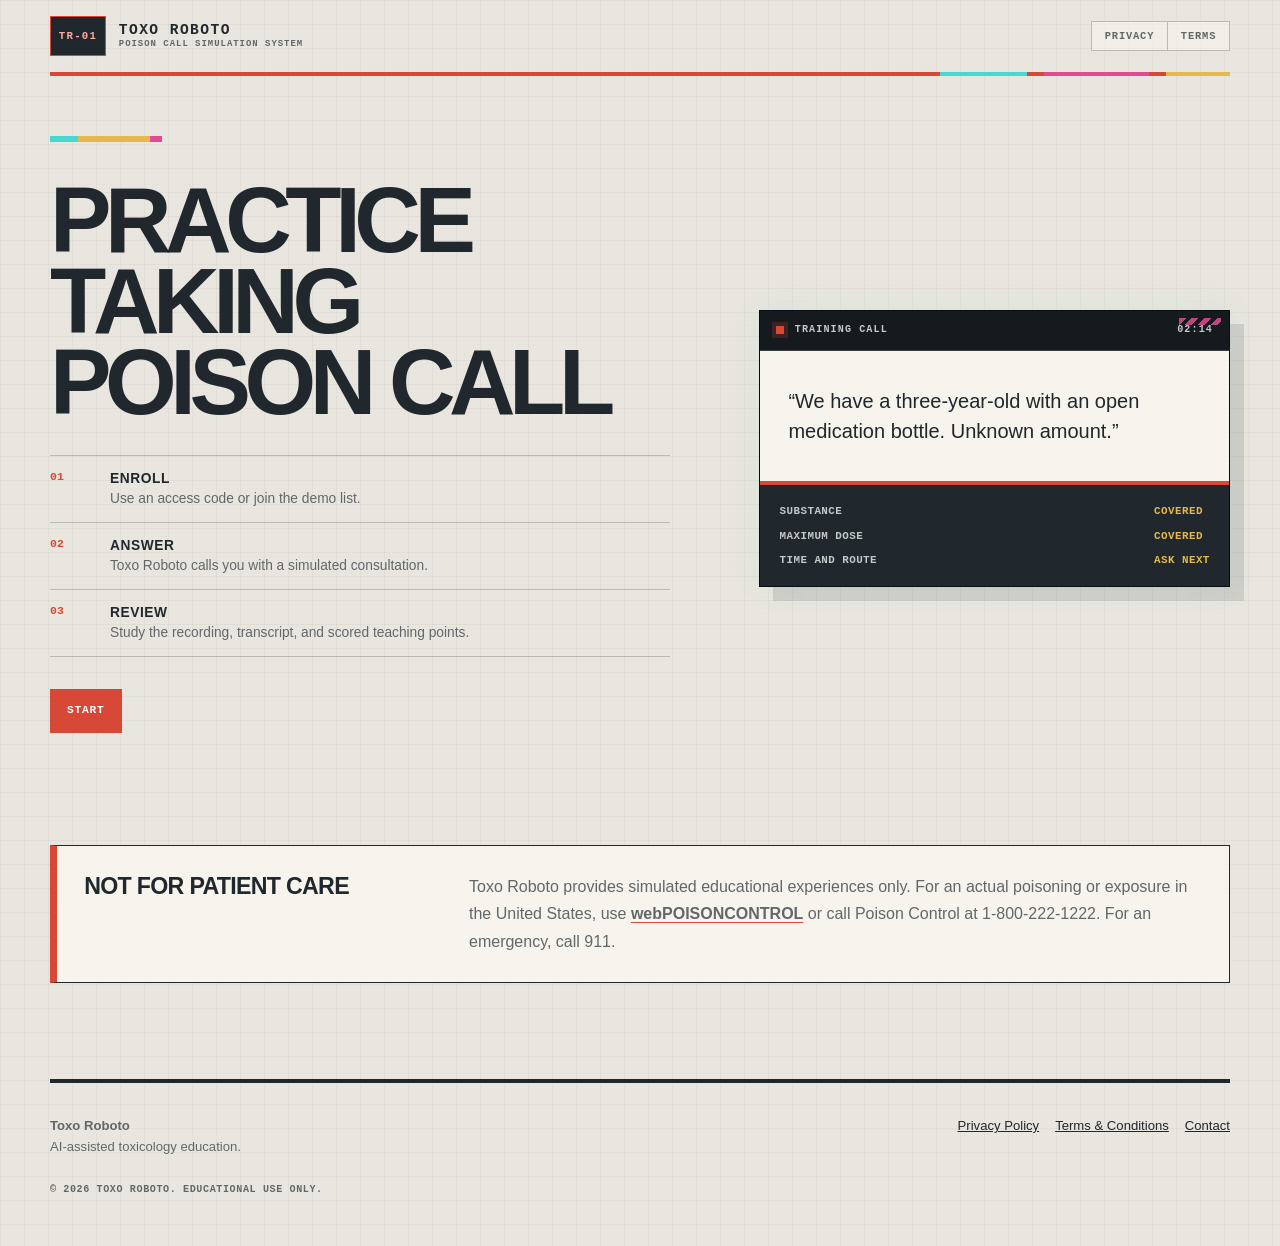
<file: index.html>
<!doctype html>
<html lang="en">
  <head>
    <meta charset="utf-8" />
    <meta name="viewport" content="width=device-width, initial-scale=1" />
    <meta name="description" content="Toxo Roboto is an AI-assisted poison-center call simulation for clinician education." />
    <meta name="theme-color" content="#20272d" />
    <meta property="og:title" content="Toxo Roboto" />
    <meta property="og:description" content="Practice the structure and communication of poison-center calls in a simulation-only environment." />
    <meta property="og:type" content="website" />
    <meta property="og:url" content="https://mac389.github.io/toxo-roboto/" />
    <title>Toxo Roboto</title>
    <link rel="stylesheet" href="./styles.css" />
  </head>
  <body>
    <header class="site-header">
      <a class="brand" href="./" aria-label="Toxo Roboto home">
        <span class="brand-mark" aria-hidden="true">TR-01</span>
        <span><strong>Toxo Roboto</strong><small>Poison call simulation system</small></span>
      </a>
      <nav aria-label="Main navigation">
        <a href="./privacy/">Privacy</a>
        <a href="./terms/">Terms</a>
      </nav>
    </header>

    <main>
      <section class="hero">
        <div class="hero-copy">
          <h1>Practice Taking Poison Call</h1>
          <ol class="protocol-list">
            <li><span>01</span><div><strong>Enroll</strong><p>Use an access code or join the demo list.</p></div></li>
            <li><span>02</span><div><strong>Answer</strong><p>Toxo Roboto calls you with a simulated consultation.</p></div></li>
            <li><span>03</span><div><strong>Review</strong><p>Study the recording, transcript, and scored teaching points.</p></div></li>
          </ol>
          <div class="actions">
            <a class="button primary" href="https://toxcall-fellow-lab.mac389.chatgpt.site">Start</a>          </div>
        </div>
        <aside class="call-card mecha-frame" aria-label="Example simulated call">
          <div class="call-card-head">
            <span class="pulse" aria-hidden="true"></span>
            Training call
            <span>02:14</span>
          </div>
          <blockquote>
            “We have a three-year-old with an open medication bottle. Unknown amount.”
          </blockquote>
          <div class="coverage">
            <span>Substance</span><span class="checked">Covered</span>
            <span>Maximum dose</span><span class="checked">Covered</span>
            <span>Time and route</span><span>Ask next</span>
          </div>
        </aside>
      </section>

      <section class="notice">
        <h2>Not for patient care</h2>
        <p>
          Toxo Roboto provides simulated educational experiences only. For an actual poisoning or exposure in the United States, use <a href="https://triage.webpoisoncontrol.org/">webPOISONCONTROL</a> or call Poison Control at 1-800-222-1222. For an emergency, call 911.
        </p>
      </section>
    </main>

    <footer>
      <div>
        <strong>Toxo Roboto</strong>
        <p>AI-assisted toxicology education.</p>
      </div>
      <div class="footer-links">
        <a href="./privacy/">Privacy Policy</a>
        <a href="./terms/">Terms &amp; Conditions</a>
        <a href="https://github.com/mac389/toxo-roboto/issues/new">Contact</a>
      </div>
      <p class="fine-print">© 2026 Toxo Roboto. Educational use only.</p>
    </footer>
  </body>
</html>
</file>
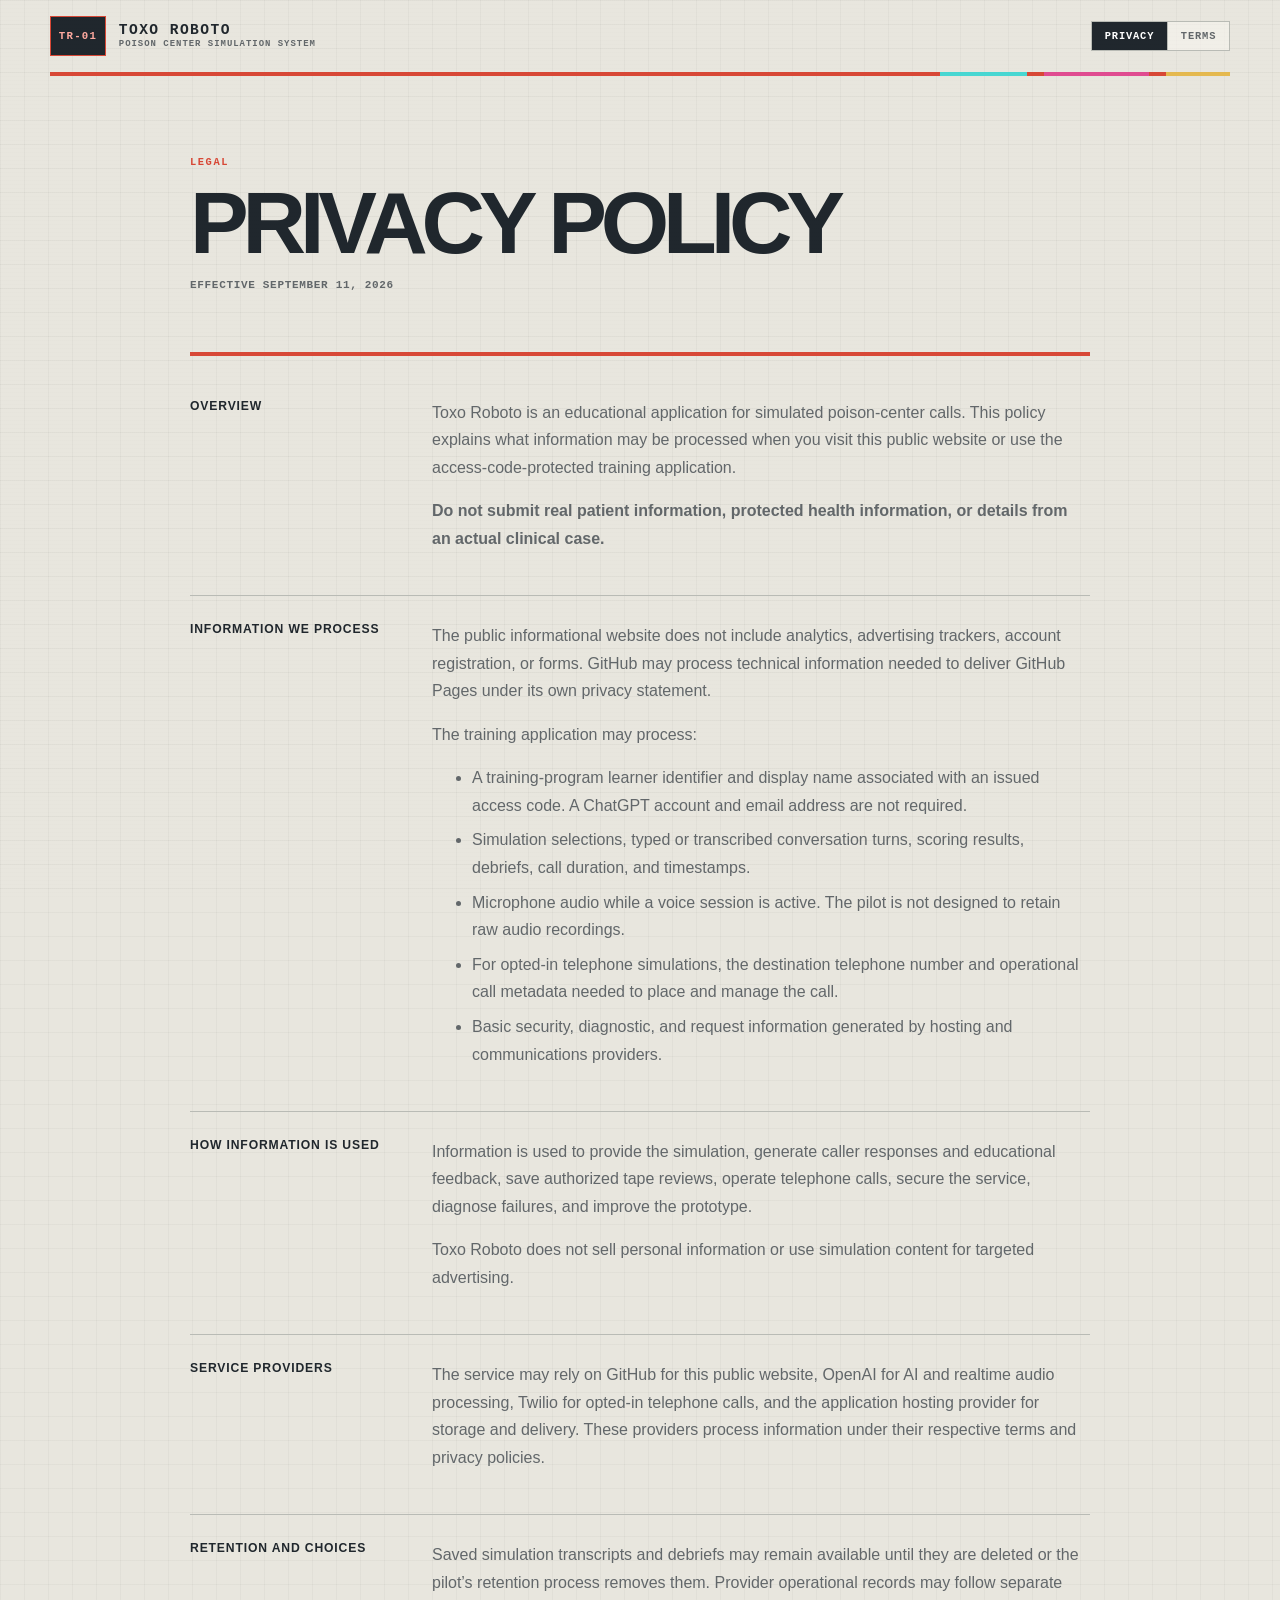
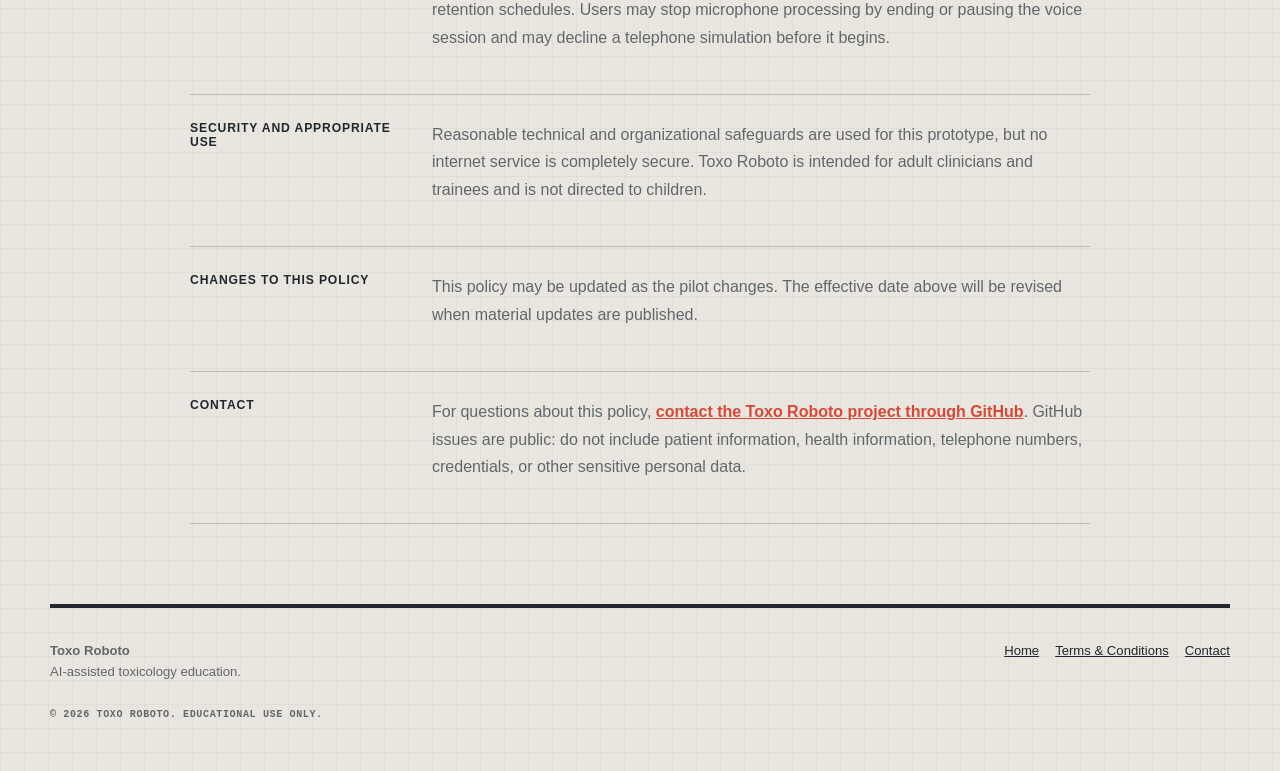
<file: privacy/index.html>
<!doctype html>
<html lang="en">
  <head>
    <meta charset="utf-8" />
    <meta name="viewport" content="width=device-width, initial-scale=1" />
    <meta name="description" content="Privacy Policy for Toxo Roboto." />
    <meta name="theme-color" content="#20272d" />
    <title>Privacy Policy · Toxo Roboto</title>
    <link rel="stylesheet" href="../styles.css" />
  </head>
  <body>
    <header class="site-header">
      <a class="brand" href="../" aria-label="Toxo Roboto home">
        <span class="brand-mark" aria-hidden="true">TR-01</span>
        <span><strong>Toxo Roboto</strong><small>Poison center simulation system</small></span>
      </a>
      <nav aria-label="Main navigation">
        <a aria-current="page" href="./">Privacy</a>
        <a href="../terms/">Terms</a>
      </nav>
    </header>

    <main class="legal-page">
      <header class="legal-heading">
        <p class="eyebrow">Legal</p>
        <h1>Privacy Policy</h1>
        <p>Effective September 11, 2026</p>
      </header>

      <article class="legal-copy">
        <section>
          <h2>Overview</h2>
          <p>Toxo Roboto is an educational application for simulated poison-center calls. This policy explains what information may be processed when you visit this public website or use the access-code-protected training application.</p>
          <p><strong>Do not submit real patient information, protected health information, or details from an actual clinical case.</strong></p>
        </section>

        <section>
          <h2>Information we process</h2>
          <p>The public informational website does not include analytics, advertising trackers, account registration, or forms. GitHub may process technical information needed to deliver GitHub Pages under its own privacy statement.</p>
          <p>The training application may process:</p>
          <ul>
            <li>A training-program learner identifier and display name associated with an issued access code. A ChatGPT account and email address are not required.</li>
            <li>Simulation selections, typed or transcribed conversation turns, scoring results, debriefs, call duration, and timestamps.</li>
            <li>Microphone audio while a voice session is active. The pilot is not designed to retain raw audio recordings.</li>
            <li>For opted-in telephone simulations, the destination telephone number and operational call metadata needed to place and manage the call.</li>
            <li>Basic security, diagnostic, and request information generated by hosting and communications providers.</li>
          </ul>
        </section>

        <section>
          <h2>How information is used</h2>
          <p>Information is used to provide the simulation, generate caller responses and educational feedback, save authorized tape reviews, operate telephone calls, secure the service, diagnose failures, and improve the prototype.</p>
          <p>Toxo Roboto does not sell personal information or use simulation content for targeted advertising.</p>
        </section>

        <section>
          <h2>Service providers</h2>
          <p>The service may rely on GitHub for this public website, OpenAI for AI and realtime audio processing, Twilio for opted-in telephone calls, and the application hosting provider for storage and delivery. These providers process information under their respective terms and privacy policies.</p>
        </section>

        <section>
          <h2>Retention and choices</h2>
          <p>Saved simulation transcripts and debriefs may remain available until they are deleted or the pilot’s retention process removes them. Provider operational records may follow separate retention schedules. Users may stop microphone processing by ending or pausing the voice session and may decline a telephone simulation before it begins.</p>
        </section>

        <section>
          <h2>Security and appropriate use</h2>
          <p>Reasonable technical and organizational safeguards are used for this prototype, but no internet service is completely secure. Toxo Roboto is intended for adult clinicians and trainees and is not directed to children.</p>
        </section>

        <section>
          <h2>Changes to this policy</h2>
          <p>This policy may be updated as the pilot changes. The effective date above will be revised when material updates are published.</p>
        </section>

        <section>
          <h2>Contact</h2>
          <p>For questions about this policy, <a href="https://github.com/mac389/toxo-roboto/issues/new">contact the Toxo Roboto project through GitHub</a>. GitHub issues are public: do not include patient information, health information, telephone numbers, credentials, or other sensitive personal data.</p>
        </section>
      </article>
    </main>

    <footer>
      <div><strong>Toxo Roboto</strong><p>AI-assisted toxicology education.</p></div>
      <div class="footer-links"><a href="../">Home</a><a href="../terms/">Terms &amp; Conditions</a><a href="https://github.com/mac389/toxo-roboto/issues/new">Contact</a></div>
      <p class="fine-print">© 2026 Toxo Roboto. Educational use only.</p>
    </footer>
  </body>
</html>
</file>
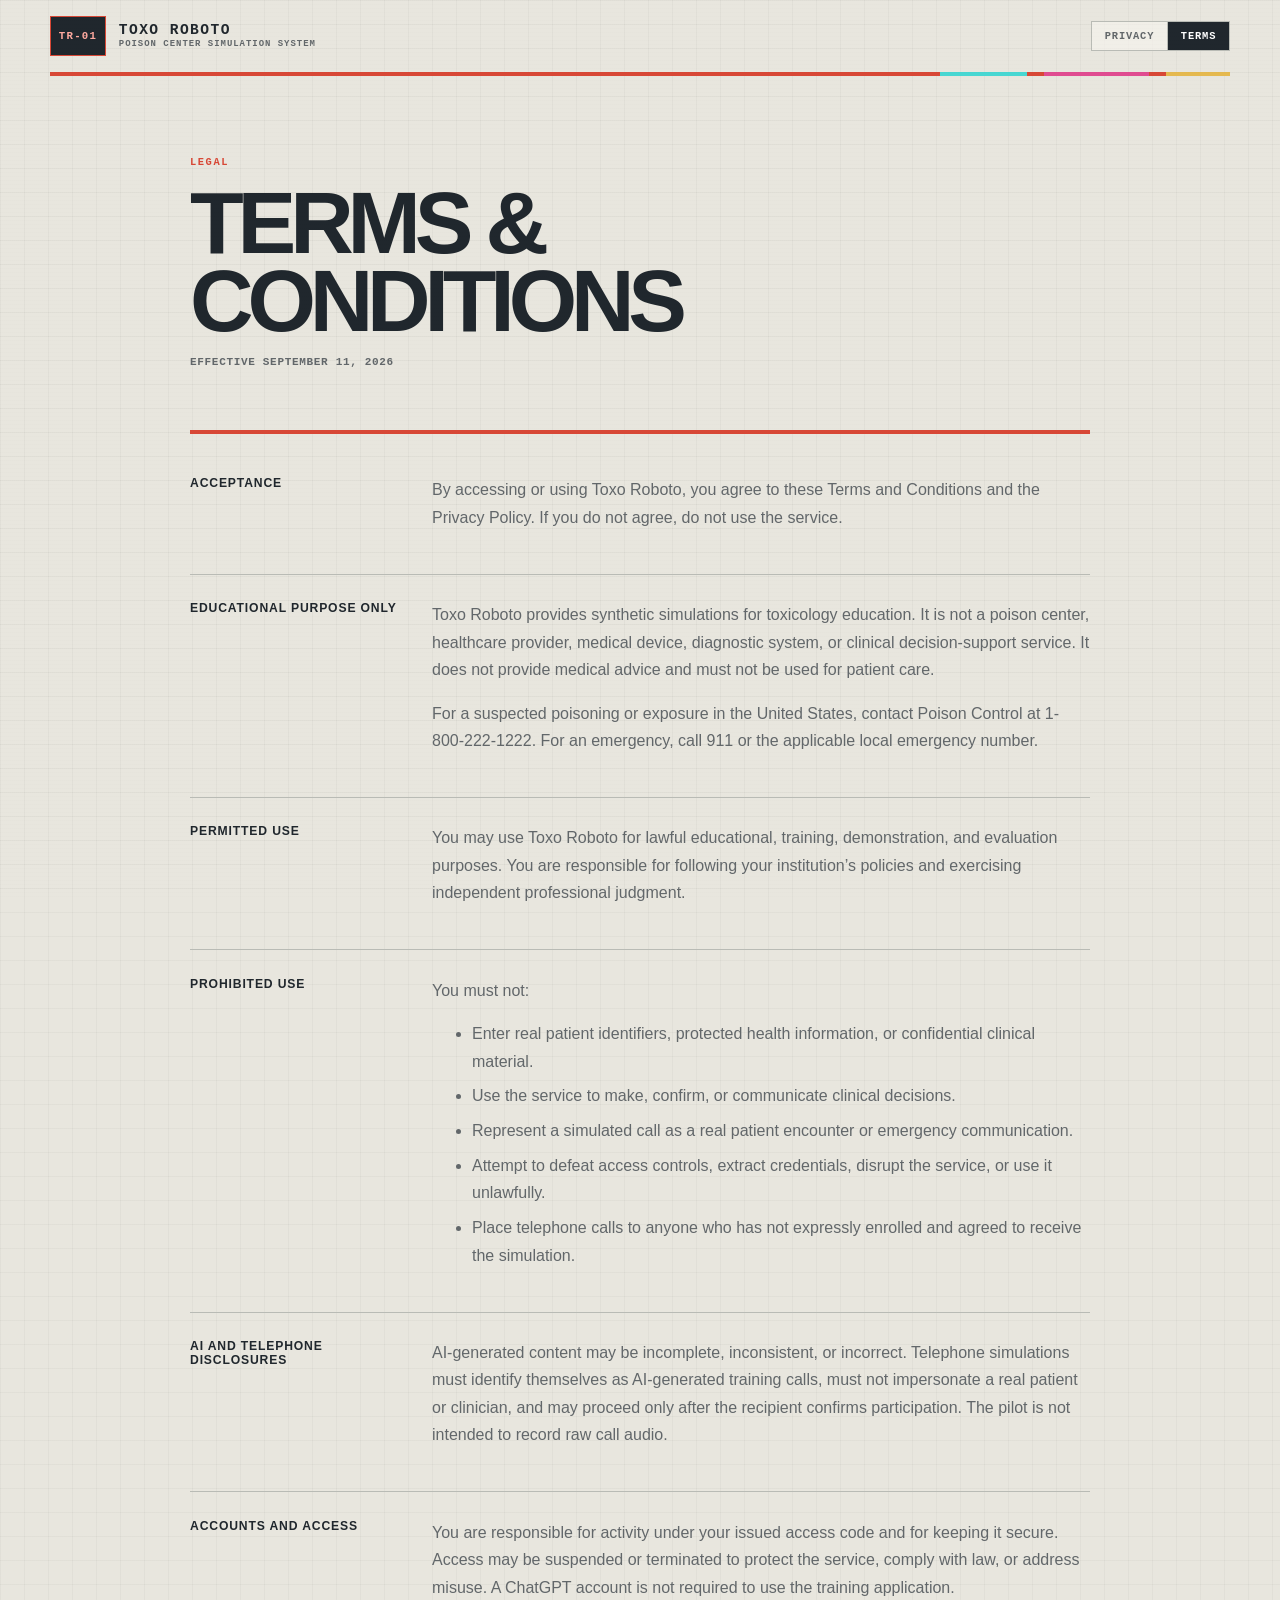
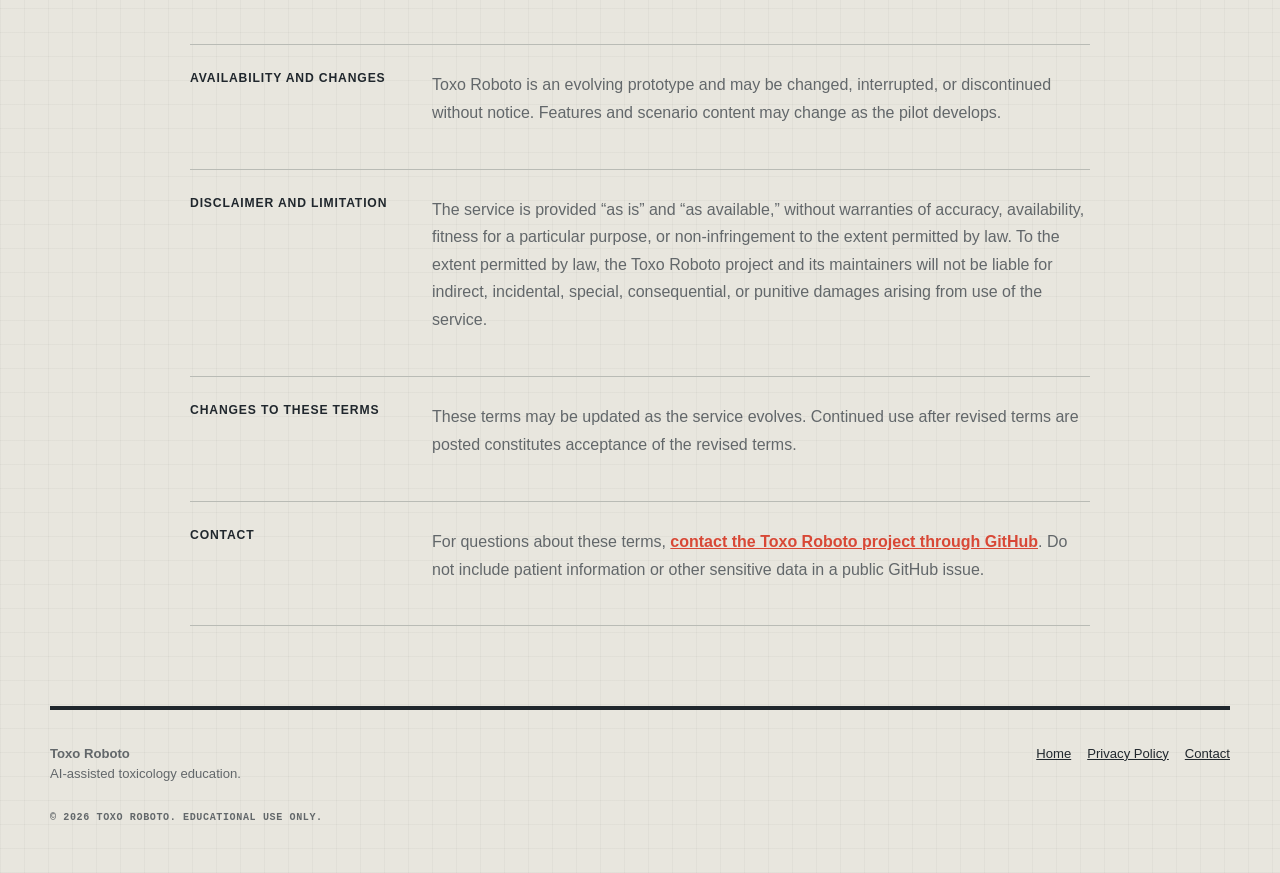
<file: terms/index.html>
<!doctype html>
<html lang="en">
  <head>
    <meta charset="utf-8" />
    <meta name="viewport" content="width=device-width, initial-scale=1" />
    <meta name="description" content="Terms and Conditions for Toxo Roboto." />
    <meta name="theme-color" content="#20272d" />
    <title>Terms &amp; Conditions · Toxo Roboto</title>
    <link rel="stylesheet" href="../styles.css" />
  </head>
  <body>
    <header class="site-header">
      <a class="brand" href="../" aria-label="Toxo Roboto home">
        <span class="brand-mark" aria-hidden="true">TR-01</span>
        <span><strong>Toxo Roboto</strong><small>Poison center simulation system</small></span>
      </a>
      <nav aria-label="Main navigation">
        <a href="../privacy/">Privacy</a>
        <a aria-current="page" href="./">Terms</a>
      </nav>
    </header>

    <main class="legal-page">
      <header class="legal-heading">
        <p class="eyebrow">Legal</p>
        <h1>Terms &amp; Conditions</h1>
        <p>Effective September 11, 2026</p>
      </header>

      <article class="legal-copy">
        <section>
          <h2>Acceptance</h2>
          <p>By accessing or using Toxo Roboto, you agree to these Terms and Conditions and the Privacy Policy. If you do not agree, do not use the service.</p>
        </section>

        <section>
          <h2>Educational purpose only</h2>
          <p>Toxo Roboto provides synthetic simulations for toxicology education. It is not a poison center, healthcare provider, medical device, diagnostic system, or clinical decision-support service. It does not provide medical advice and must not be used for patient care.</p>
          <p>For a suspected poisoning or exposure in the United States, contact Poison Control at 1-800-222-1222. For an emergency, call 911 or the applicable local emergency number.</p>
        </section>

        <section>
          <h2>Permitted use</h2>
          <p>You may use Toxo Roboto for lawful educational, training, demonstration, and evaluation purposes. You are responsible for following your institution’s policies and exercising independent professional judgment.</p>
        </section>

        <section>
          <h2>Prohibited use</h2>
          <p>You must not:</p>
          <ul>
            <li>Enter real patient identifiers, protected health information, or confidential clinical material.</li>
            <li>Use the service to make, confirm, or communicate clinical decisions.</li>
            <li>Represent a simulated call as a real patient encounter or emergency communication.</li>
            <li>Attempt to defeat access controls, extract credentials, disrupt the service, or use it unlawfully.</li>
            <li>Place telephone calls to anyone who has not expressly enrolled and agreed to receive the simulation.</li>
          </ul>
        </section>

        <section>
          <h2>AI and telephone disclosures</h2>
          <p>AI-generated content may be incomplete, inconsistent, or incorrect. Telephone simulations must identify themselves as AI-generated training calls, must not impersonate a real patient or clinician, and may proceed only after the recipient confirms participation. The pilot is not intended to record raw call audio.</p>
        </section>

        <section>
          <h2>Accounts and access</h2>
          <p>You are responsible for activity under your issued access code and for keeping it secure. Access may be suspended or terminated to protect the service, comply with law, or address misuse. A ChatGPT account is not required to use the training application.</p>
        </section>

        <section>
          <h2>Availability and changes</h2>
          <p>Toxo Roboto is an evolving prototype and may be changed, interrupted, or discontinued without notice. Features and scenario content may change as the pilot develops.</p>
        </section>

        <section>
          <h2>Disclaimer and limitation</h2>
          <p>The service is provided “as is” and “as available,” without warranties of accuracy, availability, fitness for a particular purpose, or non-infringement to the extent permitted by law. To the extent permitted by law, the Toxo Roboto project and its maintainers will not be liable for indirect, incidental, special, consequential, or punitive damages arising from use of the service.</p>
        </section>

        <section>
          <h2>Changes to these terms</h2>
          <p>These terms may be updated as the service evolves. Continued use after revised terms are posted constitutes acceptance of the revised terms.</p>
        </section>

        <section>
          <h2>Contact</h2>
          <p>For questions about these terms, <a href="https://github.com/mac389/toxo-roboto/issues/new">contact the Toxo Roboto project through GitHub</a>. Do not include patient information or other sensitive data in a public GitHub issue.</p>
        </section>
      </article>
    </main>

    <footer>
      <div><strong>Toxo Roboto</strong><p>AI-assisted toxicology education.</p></div>
      <div class="footer-links"><a href="../">Home</a><a href="../privacy/">Privacy Policy</a><a href="https://github.com/mac389/toxo-roboto/issues/new">Contact</a></div>
      <p class="fine-print">© 2026 Toxo Roboto. Educational use only.</p>
    </footer>
  </body>
</html>
</file>
<file: styles.css>
:root {
  --ink: #20272d;
  --muted: #62676a;
  --console: #20272d;
  --console-2: #151a1e;
  --paper: #e8e6de;
  --surface: #f6f4ed;
  --accent: #d84836;
  --signal: #e5b94f;
  --cyan: #48d7d2;
  --magenta: #e04c91;
  --violet: #6d5cae;
  --line: #b9bbb5;
  color-scheme: light;
  font-family: Arial, Helvetica, sans-serif;
}

* { box-sizing: border-box; }
html { scroll-behavior: smooth; }
body {
  position: relative;
  min-height: 100vh;
  margin: 0;
  background:
    linear-gradient(rgba(32, 39, 45, .035) 1px, transparent 1px),
    linear-gradient(90deg, rgba(32, 39, 45, .035) 1px, transparent 1px),
    var(--paper);
  background-size: 24px 24px;
  color: var(--ink);
}
body::before { position: fixed; z-index: 100; inset: 0; pointer-events: none; background: repeating-linear-gradient(0deg, transparent 0, transparent 3px, rgba(32,39,45,.018) 4px); content: ''; }
a { color: inherit; }

.site-header,
main,
footer {
  width: min(1180px, calc(100% - 2rem));
  margin-inline: auto;
}

.site-header {
  position: relative;
  min-height: 76px;
  display: flex;
  align-items: center;
  justify-content: space-between;
  gap: 1rem;
  border-bottom: 4px solid var(--accent);
}
.site-header::after { position: absolute; right: 0; bottom: -4px; width: min(31vw, 290px); height: 4px; background: linear-gradient(90deg, var(--cyan) 0 30%, transparent 30% 36%, var(--magenta) 36% 72%, transparent 72% 78%, var(--signal) 78%); content: ''; }

.brand { display: inline-flex; align-items: center; gap: .8rem; text-decoration: none; letter-spacing: .04em; text-transform: uppercase; }
.brand-mark { display: grid; place-items: center; min-width: 56px; height: 40px; border: 1px solid var(--accent); background: var(--console); color: #ffaaa0; font: 700 .67rem/1 ui-monospace, SFMono-Regular, Menlo, monospace; letter-spacing: .12em; }
.brand > span:last-child { display: grid; gap: .15rem; }
.brand strong { font: 700 .91rem/1.1 ui-monospace, SFMono-Regular, Menlo, monospace; letter-spacing: .1em; }
.brand small { color: var(--muted); font: 600 .56rem/1.1 ui-monospace, SFMono-Regular, Menlo, monospace; letter-spacing: .11em; }
nav { display: flex; border: 1px solid var(--line); background: rgba(246, 244, 237, .68); }
nav a { padding: .56rem .8rem; text-decoration: none; color: var(--muted); font: 700 .65rem/1 ui-monospace, SFMono-Regular, Menlo, monospace; letter-spacing: .08em; text-transform: uppercase; }
nav a + a { border-left: 1px solid var(--line); }
nav a:hover, nav a[aria-current="page"] { background: var(--console); color: white; }

.status-rail { width: min(1180px, calc(100% - 2rem)); margin: .55rem auto 0; display: flex; justify-content: flex-end; gap: 1.1rem; color: #777e80; font: 700 .52rem/1 ui-monospace, SFMono-Regular, Menlo, monospace; letter-spacing: .12em; text-transform: uppercase; }
.status-rail span::before { display: inline-block; width: 5px; height: 5px; margin-right: .4rem; background: var(--cyan); box-shadow: 0 0 8px rgba(72,215,210,.55); content: ''; }
.status-rail span:nth-child(2)::before { background: var(--magenta); box-shadow: 0 0 8px rgba(224,76,145,.45); }
.status-rail span:nth-child(3)::before { background: var(--signal); box-shadow: none; }

.hero {
  min-height: 660px;
  display: grid;
  grid-template-columns: minmax(0, 1.08fr) minmax(320px, .82fr);
  align-items: center;
  gap: clamp(2.5rem, 7vw, 7rem);
  padding: 5.5rem 0 6rem;
}

.eyebrow { margin: 0; color: var(--accent); font: 800 .65rem/1.2 ui-monospace, SFMono-Regular, Menlo, monospace; letter-spacing: .15em; text-transform: uppercase; }
h1 { max-width: 800px; margin: 1rem 0 1.35rem; font: 700 clamp(3.2rem, 7.2vw, 6.5rem)/.88 Arial, Helvetica, sans-serif; letter-spacing: -.07em; text-transform: uppercase; }
.lede { max-width: 650px; margin: 0; color: var(--muted); font-size: clamp(1.04rem, 2vw, 1.2rem); line-height: 1.6; }
.protocol-list { max-width: 620px; display: grid; margin: 2rem 0 0; padding: 0; border-top: 1px solid var(--line); list-style: none; }
.protocol-list li { display: grid; grid-template-columns: 44px 1fr; gap: 1rem; align-items: start; padding: .8rem 0; border-bottom: 1px solid var(--line); }
.protocol-list li > span { color: var(--accent); font: 800 .72rem/1.4 ui-monospace, SFMono-Regular, Menlo, monospace; }
.protocol-list strong { font-size: .86rem; letter-spacing: .04em; text-transform: uppercase; }
.protocol-list p { margin: .15rem 0 0; color: var(--muted); font-size: .86rem; line-height: 1.45; }
.actions { display: flex; flex-wrap: wrap; gap: .65rem; margin-top: 2rem; }
.button { display: inline-flex; align-items: center; justify-content: center; min-height: 44px; padding: .75rem 1rem; border: 1px solid var(--console); text-decoration: none; font: 800 .7rem/1 ui-monospace, SFMono-Regular, Menlo, monospace; letter-spacing: .07em; text-transform: uppercase; }
.button.primary { background: var(--accent); border-color: var(--accent); color: white; }
.button.primary:hover { background: var(--console); border-color: var(--console); }
.button.secondary { background: rgba(246, 244, 237, .7); }
.button.secondary:hover { background: var(--surface); }

.call-card { position: relative; overflow: hidden; border: 1px solid #090c0e; background: var(--console); color: white; box-shadow: 14px 14px 0 rgba(32, 39, 45, .12), 0 0 28px rgba(72,215,210,.09); }
.mecha-frame::before { position: absolute; z-index: 2; top: 7px; right: 8px; width: 42px; height: 7px; background: repeating-linear-gradient(135deg, var(--magenta) 0 5px, transparent 5px 9px); opacity: .85; content: ''; }
.call-card-head { display: flex; align-items: center; gap: .65rem; padding: .9rem 1rem; border-bottom: 1px solid rgba(255,255,255,.16); background: var(--console-2); color: #c6c9c9; font: 700 .63rem/1 ui-monospace, SFMono-Regular, Menlo, monospace; text-transform: uppercase; letter-spacing: .11em; }
.call-card-head span:last-child { margin-left: auto; }
.pulse { width: 8px; height: 8px; background: var(--accent); box-shadow: 0 0 0 4px rgba(216,72,54,.2); }
blockquote { margin: 0; padding: 2.2rem 1.75rem; border-bottom: 4px solid var(--accent); background: var(--surface); color: var(--ink); font-size: 1.25rem; line-height: 1.5; }
.coverage { display: grid; grid-template-columns: 1fr auto; gap: .65rem 1rem; padding: 1.2rem; color: #c6c9c9; font: 650 .68rem/1.3 ui-monospace, SFMono-Regular, Menlo, monospace; letter-spacing: .04em; text-transform: uppercase; }
.coverage span:nth-child(even) { color: var(--signal); }
.coverage .checked { color: #8fc7a8; }

.hero-copy { position: relative; }
.hero-copy::after { position: absolute; top: -28px; left: 0; width: 72px; height: 6px; border-left: 28px solid var(--cyan); border-right: 12px solid var(--magenta); background: var(--signal); content: ''; }

.notice { display: grid; grid-template-columns: .65fr 1.35fr; gap: 2rem; align-items: start; margin: 1rem 0 6rem; padding: 1.7rem; border: 1px solid var(--console); border-left: 7px solid var(--accent); background: var(--surface); }
.notice h2 { margin: 0; font-size: 1.45rem; letter-spacing: -.03em; text-transform: uppercase; }
.notice p { margin: 0; color: var(--muted); line-height: 1.7; }
.notice a { font-weight: 750; text-decoration-color: var(--accent); text-underline-offset: 3px; }

.legal-page { max-width: 900px; }
.legal-heading { padding: 5rem 0 3rem; border-bottom: 4px solid var(--accent); }
.legal-heading h1 { margin-bottom: 1rem; font-size: clamp(3rem, 8vw, 5.5rem); }
.legal-heading > p:last-child { color: var(--muted); font: 650 .69rem/1.4 ui-monospace, SFMono-Regular, Menlo, monospace; letter-spacing: .06em; text-transform: uppercase; }
.legal-copy { padding: 1rem 0 5rem; }
.legal-copy section { display: grid; grid-template-columns: 210px minmax(0,1fr); column-gap: 2rem; padding: 1.65rem 0; border-bottom: 1px solid var(--line); }
.legal-copy h2 { grid-row: 1 / span 20; margin: 0; font-size: .76rem; font-weight: 800; letter-spacing: .07em; text-transform: uppercase; }
.legal-copy p, .legal-copy ul { grid-column: 2; margin: 0 0 1rem; color: var(--muted); line-height: 1.72; }
.legal-copy li + li { margin-top: .45rem; }
.legal-copy a { color: var(--accent); font-weight: 700; }

footer { display: grid; grid-template-columns: 1fr auto; gap: 1.5rem; padding: 2.2rem 0 3rem; border-top: 4px solid var(--console); color: var(--muted); font-size: .82rem; }
footer p { margin: .35rem 0 0; }
.footer-links { display: flex; flex-wrap: wrap; justify-content: end; gap: 1rem; }
.footer-links a { color: var(--ink); }
.fine-print { grid-column: 1 / -1; font: 600 .63rem/1.4 ui-monospace, SFMono-Regular, Menlo, monospace; letter-spacing: .06em; text-transform: uppercase; }

@media (max-width: 760px) {
  .site-header { min-height: 70px; }
  .brand small { display: none; }
  .status-rail { justify-content: flex-start; overflow: hidden; white-space: nowrap; }
  .hero { grid-template-columns: 1fr; min-height: auto; padding: 4rem 0; }
  h1 { font-size: clamp(3rem, 15vw, 5rem); }
  .call-card { box-shadow: 8px 8px 0 rgba(32, 39, 45, .12); }
  .notice { grid-template-columns: 1fr; }
  .legal-copy section { grid-template-columns: 1fr; gap: 1rem; }
  .legal-copy h2, .legal-copy p, .legal-copy ul { grid-column: 1; grid-row: auto; }
  footer { grid-template-columns: 1fr; }
  .footer-links { justify-content: start; }
}

@media (prefers-reduced-motion: reduce) { html { scroll-behavior: auto; } }
</file>
